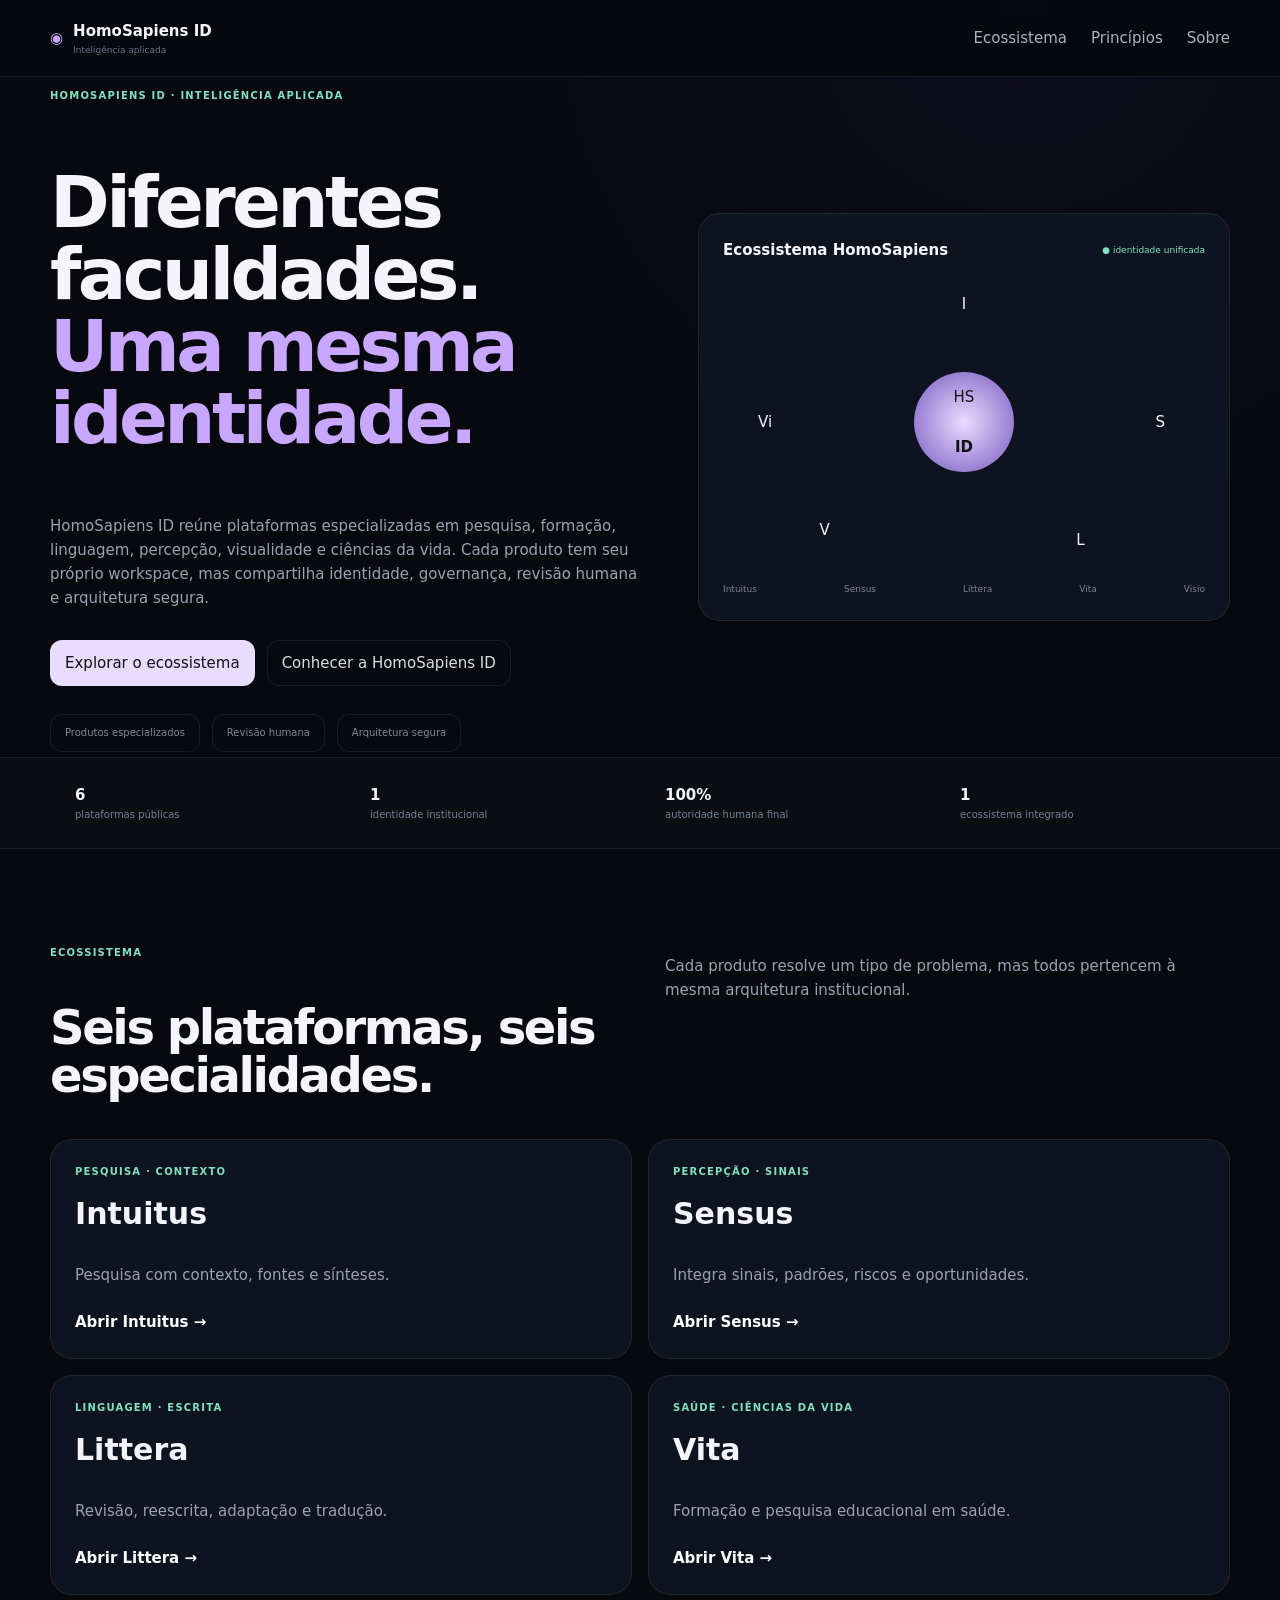
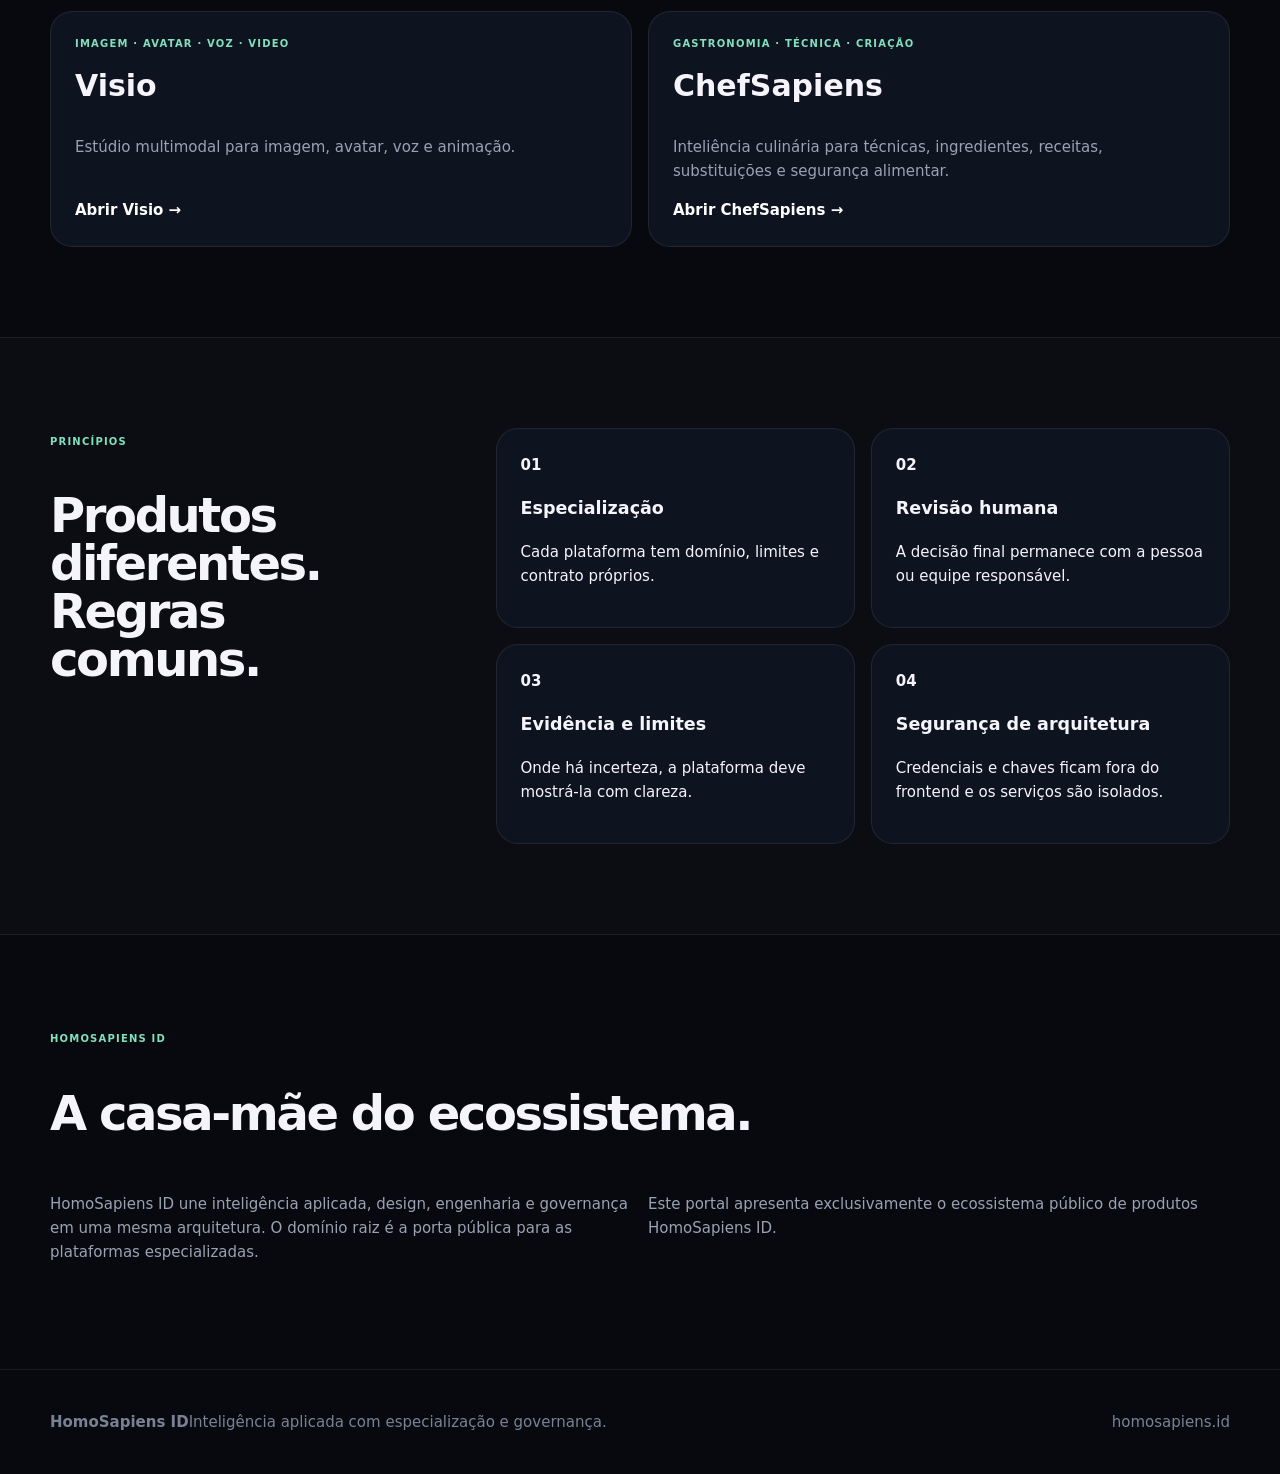
<file: site/index.html>
<!doctype html>
<html lang="pt-BR">
<head>
  <meta charset="utf-8">
  <meta name="viewport" content="width=device-width,initial-scale=1">
  <meta name="description" content="HomoSapiens ID — ecossistema público de plataformas especializadas em inteligência aplicada.">
  <meta name="referrer" content="no-referrer">
  <meta http-equiv="Content-Security-Policy" content="default-src 'self'; script-src 'self'; style-src 'self'; img-src 'self' data:; object-src 'none'; base-uri 'self'; frame-ancestors 'none'; upgrade-insecure-requests">
  <title>HomoSapiens ID</title>
  <link rel="stylesheet" href="assets/portal.css">
</head>
<body>
  <a class="skip-link" href="#conteudo">Ir para o conteúdo</a>

  <header class="topbar">
    <div class="wrap nav">
      <a class="brand" href="/" aria-label="HomoSapiens ID, início">
        <span class="mark">◉</span>
        <div><b>HomoSapiens ID</b><small>Inteligência aplicada</small></div>
      </a>
      <nav aria-label="Navegação principal">
        <a href="#ecossistema">Ecossistema</a>
        <a href="#principios">Princípios</a>
        <a href="#sobre">Sobre</a>
      </nav>
    </div>
  </header>

  <main id="conteudo">
    <section class="hero wrap">
      <div class="hero-copy">
        <span class="eyebrow">HOMOSAPIENS ID · INTELIGÊNCIA APLICADA</span>
        <h1>Diferentes faculdades. <em>Uma mesma identidade.</em></h1>
        <p>HomoSapiens ID reúne plataformas especializadas em pesquisa, formação, linguagem, percepção, visualidade e ciências da vida. Cada produto tem seu próprio workspace, mas compartilha identidade, governança, revisão humana e arquitetura segura.</p>
        <div class="actions">
          <a class="primary" href="#ecossistema">Explorar o ecossistema</a>
          <a class="secondary" href="#sobre">Conhecer a HomoSapiens ID</a>
        </div>
        <div class="trust">
          <span>Produtos especializados</span>
          <span>Revisão humana</span>
          <span>Arquitetura segura</span>
        </div>
      </div>

      <div class="hero-panel" aria-hidden="true">
        <div class="panel-top"><b>Ecossistema HomoSapiens</b><span>● identidade unificada</span></div>
        <div class="orbit">
          <div class="core"><span>HS</span><b>ID</b></div>
          <span class="node n1">I</span>
          <span class="node n2">S</span>
          <span class="node n3">L</span>
          <span class="node n4">V</span>
          <span class="node n5">Vi</span>
        </div>
        <div class="panel-foot"><span>Intuitus</span><span>Sensus</span><span>Littera</span><span>Vita</span><span>Visio</span></div>
      </div>
    </section>

    <section class="strip">
      <div class="wrap stats">
        <div><b>6</b><span>plataformas públicas</span></div>
        <div><b>1</b><span>identidade institucional</span></div>
        <div><b>100%</b><span>autoridade humana final</span></div>
        <div><b>1</b><span>ecossistema integrado</span></div>
      </div>
    </section>

    <section class="section wrap" id="ecossistema">
      <div class="section-head">
        <div><small>ECOSSISTEMA</small><h2>Seis plataformas, seis especialidades.</h2></div>
        <p>Cada produto resolve um tipo de problema, mas todos pertencem à mesma arquitetura institucional.</p>
      </div>
      <div id="product-grid" class="product-grid" aria-live="polite"></div>
    </section>

    <section class="section alt" id="principios">
      <div class="wrap principles">
        <div><small>PRINCÍPIOS</small><h2>Produtos diferentes. Regras comuns.</h2></div>
        <div class="principle-grid">
          <article><b>01</b><h3>Especialização</h3><p>Cada plataforma tem domínio, limites e contrato próprios.</p></article>
          <article><b>02</b><h3>Revisão humana</h3><p>A decisão final permanece com a pessoa ou equipe responsável.</p></article>
          <article><b>03</b><h3>Evidência e limites</h3><p>Onde há incerteza, a plataforma deve mostrá-la com clareza.</p></article>
          <article><b>04</b><h3>Segurança de arquitetura</h3><p>Credenciais e chaves ficam fora do frontend e os serviços são isolados.</p></article>
        </div>
      </div>
    </section>

    <section class="section wrap" id="sobre">
      <small>HOMOSAPIENS ID</small>
      <h2>A casa-mãe do ecossistema.</h2>
      <div class="about-grid">
        <p>HomoSapiens ID une inteligência aplicada, design, engenharia e governança em uma mesma arquitetura. O domínio raiz é a porta pública para as plataformas especializadas.</p>
        <p>Este portal apresenta exclusivamente o ecossistema público de produtos HomoSapiens ID.</p>
      </div>
    </section>
  </main>

  <footer>
    <div class="wrap footer-inner">
      <div><b>HomoSapiens ID</b><span>Inteligência aplicada com especialização e governança.</span></div>
      <span>homosapiens.id</span>
    </div>
  </footer>

  <script src="assets/portal.js" defer></script>
</body>
</html>
</file>
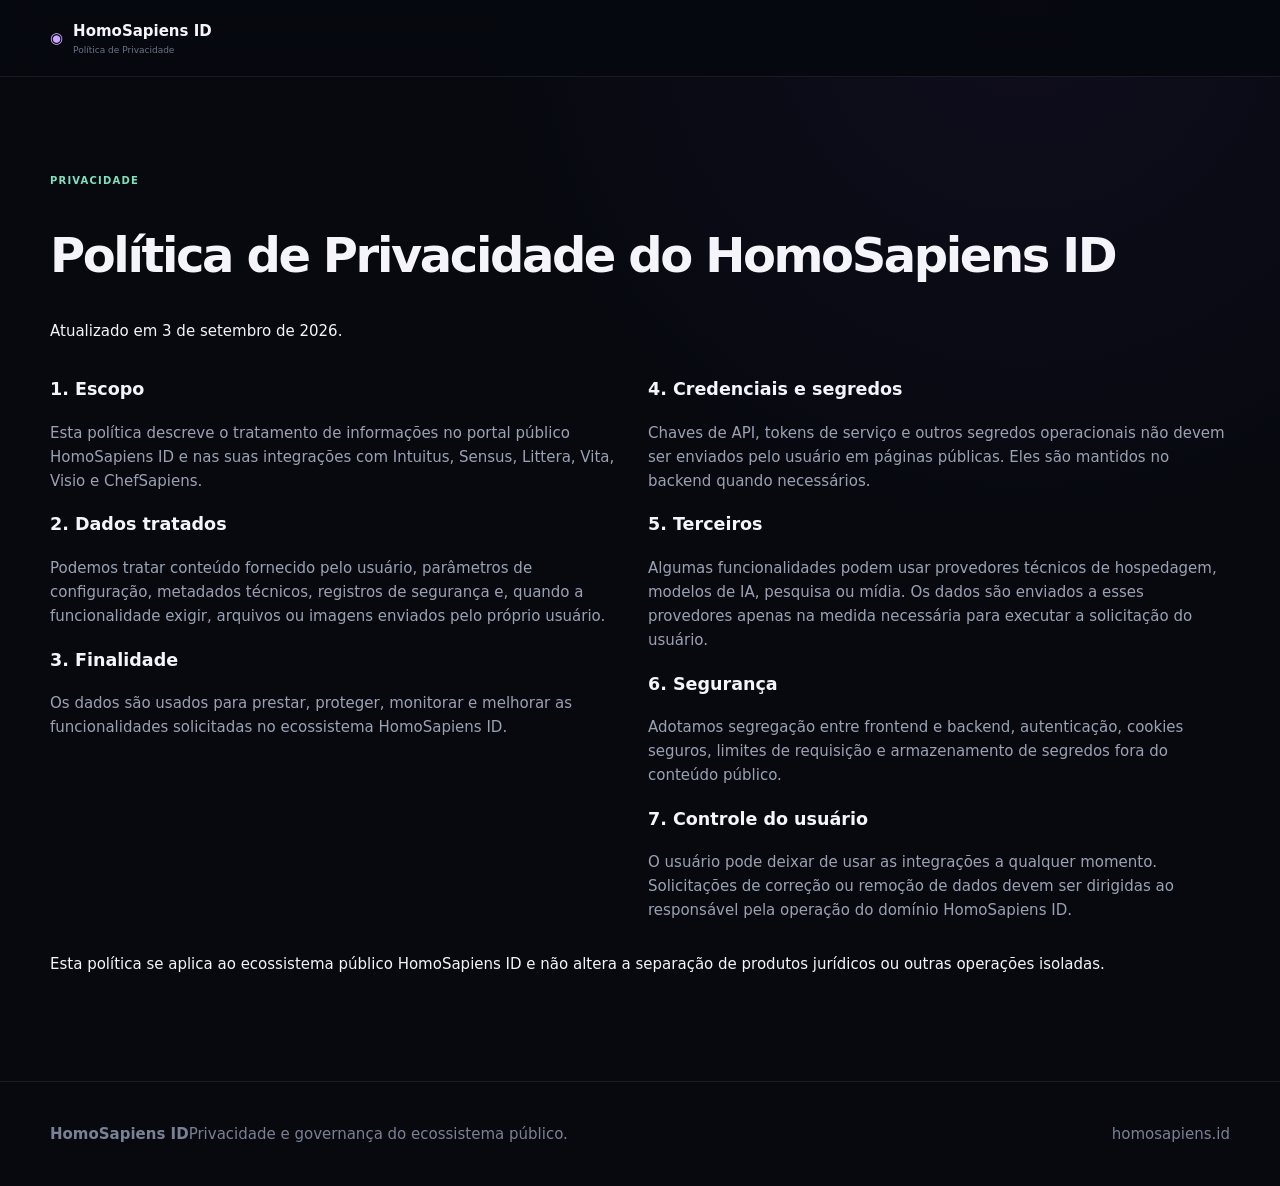
<file: site/privacy.html>
<!doctype html>
<html lang="pt-BR">
<head>
  <meta charset="utf-8">
  <meta name="viewport" content="width=device-width,initial-scale=1">
  <meta name="referrer" content="no-referrer">
  <meta http-equiv="Content-Security-Policy" content="default-src 'self'; script-src 'self'; style-src 'self'; img-src 'self' data:; object-src 'none'; base-uri 'self'; frame-ancestors 'none'; upgrade-insecure-requests">
  <meta name="description" content="Política de Privacidade do ecossistema público HomoSapiens ID.">
  <title>Política de Privacidade — HomoSapiens ID</title>
  <link rel="stylesheet" href="assets/portal.css">
</head>
<body>
  <a class="skip-link" href="#conteudo">Ir para o conteúdo</a>
  <header class="topbar">
    <div class="wrap nav">
      <a class="brand" href="/" aria-label="HomoSapiens ID, início"><span class="mark">◉</span><div><b>HomoSapiens ID</b><small>Política de Privacidade</small></div></a>
    </div>
  </header>
  <main id="conteudo" class="wrap section">
    <small>PRIVACIDADE</small>
    <h2>Política de Privacidade do HomoSapiens ID</h2>
    <p>Atualizado em 3 de setembro de 2026.</p>
    <div class="about-grid">
      <div>
        <h3>1. Escopo</h3>
        <p>Esta política descreve o tratamento de informações no portal público HomoSapiens ID e nas suas integrações com Intuitus, Sensus, Littera, Vita, Visio e ChefSapiens.</p>
        <h3>2. Dados tratados</h3>
        <p>Podemos tratar conteúdo fornecido pelo usuário, parâmetros de configuração, metadados técnicos, registros de segurança e, quando a funcionalidade exigir, arquivos ou imagens enviados pelo próprio usuário.</p>
        <h3>3. Finalidade</h3>
        <p>Os dados são usados para prestar, proteger, monitorar e melhorar as funcionalidades solicitadas no ecossistema HomoSapiens ID.</p>
      </div>
      <div>
        <h3>4. Credenciais e segredos</h3>
        <p>Chaves de API, tokens de serviço e outros segredos operacionais não devem ser enviados pelo usuário em páginas públicas. Eles são mantidos no backend quando necessários.</p>
        <h3>5. Terceiros</h3>
        <p>Algumas funcionalidades podem usar provedores técnicos de hospedagem, modelos de IA, pesquisa ou mídia. Os dados são enviados a esses provedores apenas na medida necessária para executar a solicitação do usuário.</p>
        <h3>6. Segurança</h3>
        <p>Adotamos segregação entre frontend e backend, autenticação, cookies seguros, limites de requisição e armazenamento de segredos fora do conteúdo público.</p>
        <h3>7. Controle do usuário</h3>
        <p>O usuário pode deixar de usar as integrações a qualquer momento. Solicitações de correção ou remoção de dados devem ser dirigidas ao responsável pela operação do domínio HomoSapiens ID.</p>
      </div>
    </div>
    <p>Esta política se aplica ao ecossistema público HomoSapiens ID e não altera a separação de produtos jurídicos ou outras operações isoladas.</p>
  </main>
  <footer><div class="wrap footer-inner"><div><b>HomoSapiens ID</b><span>Privacidade e governança do ecossistema público.</span></div><span>homosapiens.id</span></div></footer>
</body>
</html>
</file>
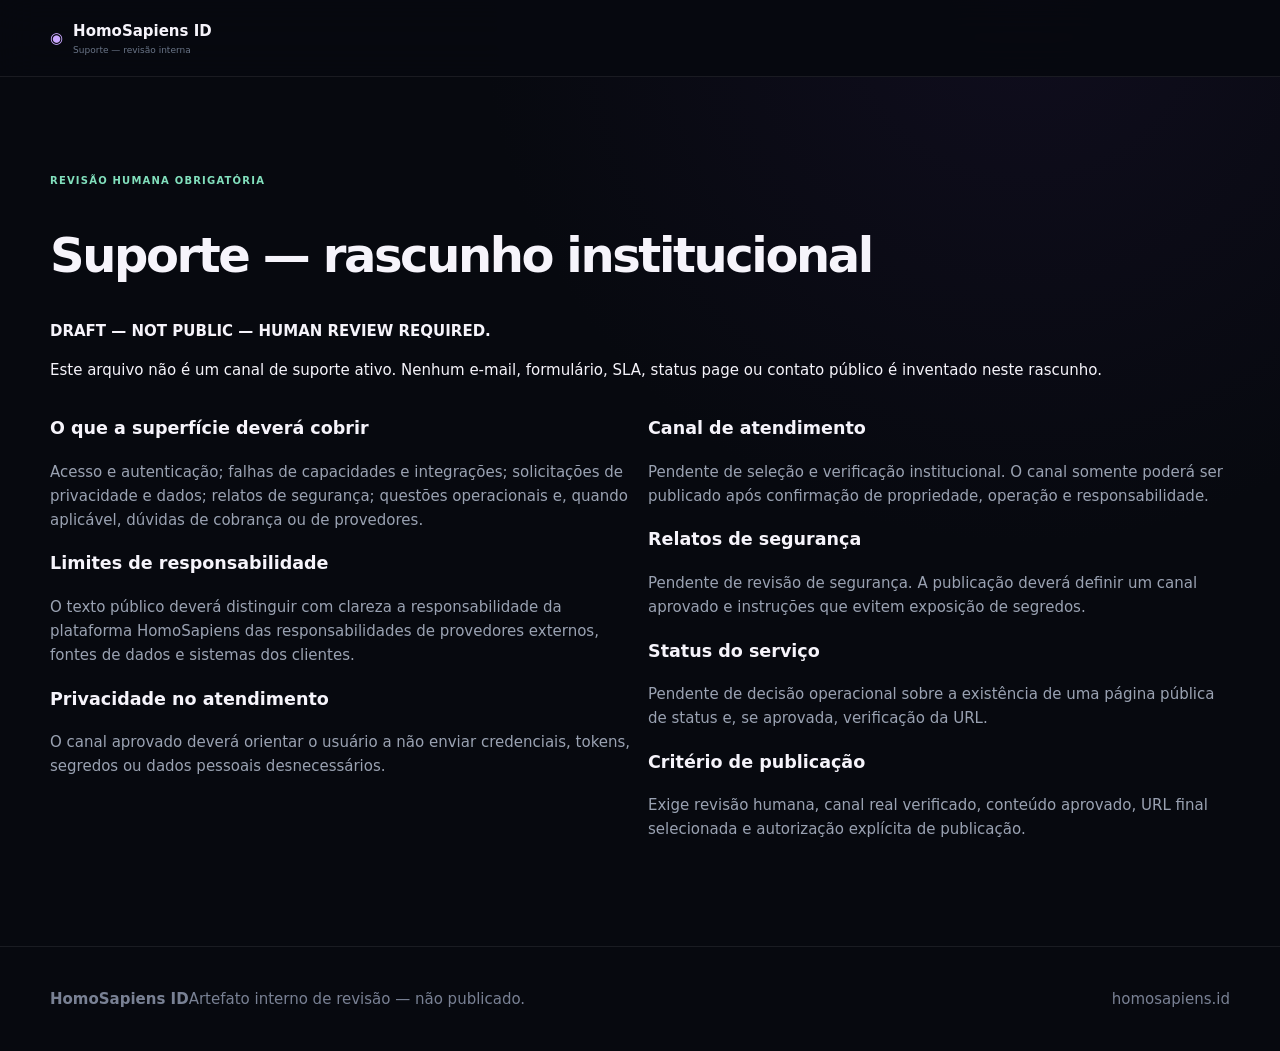
<file: site/support.html>
<!doctype html>
<html lang="pt-BR">
<head>
  <meta charset="utf-8">
  <meta name="viewport" content="width=device-width,initial-scale=1">
  <meta name="referrer" content="no-referrer">
  <meta http-equiv="Content-Security-Policy" content="default-src 'self'; script-src 'self'; style-src 'self'; img-src 'self' data:; object-src 'none'; base-uri 'self'; frame-ancestors 'none'; upgrade-insecure-requests">
  <meta name="description" content="Rascunho interno para revisão da superfície de suporte HomoSapiens ID. Não publicado.">
  <title>Suporte — revisão interna — HomoSapiens ID</title>
  <link rel="stylesheet" href="assets/portal.css">
</head>
<body>
  <a class="skip-link" href="#conteudo">Ir para o conteúdo</a>
  <header class="topbar">
    <div class="wrap nav">
      <a class="brand" href="/" aria-label="HomoSapiens ID, início">
        <span class="mark">◉</span><div><b>HomoSapiens ID</b><small>Suporte — revisão interna</small></div>
      </a>
    </div>
  </header>
  <main id="conteudo" class="wrap section">
    <small>REVISÃO HUMANA OBRIGATÓRIA</small>
    <h2>Suporte — rascunho institucional</h2>
    <p><strong>DRAFT — NOT PUBLIC — HUMAN REVIEW REQUIRED.</strong></p>
    <p>Este arquivo não é um canal de suporte ativo. Nenhum e-mail, formulário, SLA, status page ou contato público é inventado neste rascunho.</p>
    <div class="about-grid">
      <div>
        <h3>O que a superfície deverá cobrir</h3>
        <p>Acesso e autenticação; falhas de capacidades e integrações; solicitações de privacidade e dados; relatos de segurança; questões operacionais e, quando aplicável, dúvidas de cobrança ou de provedores.</p>
        <h3>Limites de responsabilidade</h3>
        <p>O texto público deverá distinguir com clareza a responsabilidade da plataforma HomoSapiens das responsabilidades de provedores externos, fontes de dados e sistemas dos clientes.</p>
        <h3>Privacidade no atendimento</h3>
        <p>O canal aprovado deverá orientar o usuário a não enviar credenciais, tokens, segredos ou dados pessoais desnecessários.</p>
      </div>
      <div>
        <h3>Canal de atendimento</h3>
        <p>Pendente de seleção e verificação institucional. O canal somente poderá ser publicado após confirmação de propriedade, operação e responsabilidade.</p>
        <h3>Relatos de segurança</h3>
        <p>Pendente de revisão de segurança. A publicação deverá definir um canal aprovado e instruções que evitem exposição de segredos.</p>
        <h3>Status do serviço</h3>
        <p>Pendente de decisão operacional sobre a existência de uma página pública de status e, se aprovada, verificação da URL.</p>
        <h3>Critério de publicação</h3>
        <p>Exige revisão humana, canal real verificado, conteúdo aprovado, URL final selecionada e autorização explícita de publicação.</p>
      </div>
    </div>
  </main>
  <footer>
    <div class="wrap footer-inner">
      <div><b>HomoSapiens ID</b><span>Artefato interno de revisão — não publicado.</span></div>
      <span>homosapiens.id</span>
    </div>
  </footer>
</body>
</html>
</file>
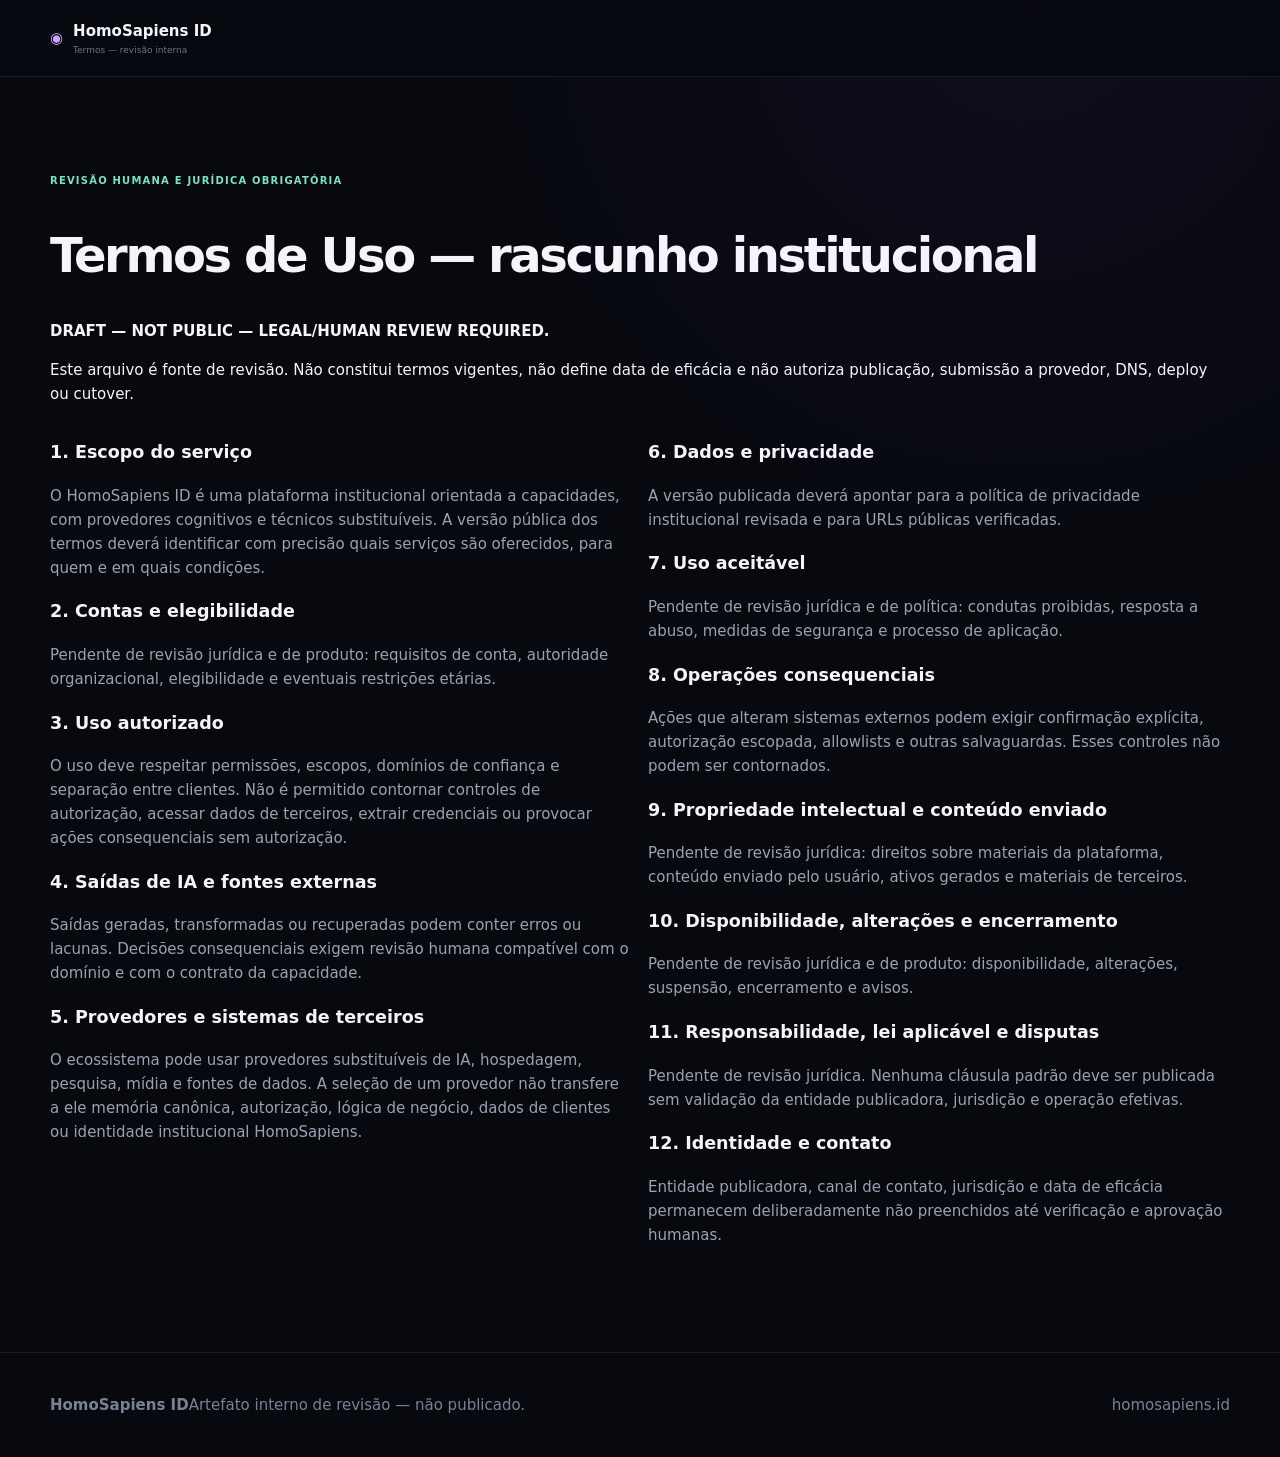
<file: site/terms.html>
<!doctype html>
<html lang="pt-BR">
<head>
  <meta charset="utf-8">
  <meta name="viewport" content="width=device-width,initial-scale=1">
  <meta name="referrer" content="no-referrer">
  <meta http-equiv="Content-Security-Policy" content="default-src 'self'; script-src 'self'; style-src 'self'; img-src 'self' data:; object-src 'none'; base-uri 'self'; frame-ancestors 'none'; upgrade-insecure-requests">
  <meta name="description" content="Rascunho interno para revisão dos Termos de Uso HomoSapiens ID. Não publicado.">
  <title>Termos de Uso — revisão interna — HomoSapiens ID</title>
  <link rel="stylesheet" href="assets/portal.css">
</head>
<body>
  <a class="skip-link" href="#conteudo">Ir para o conteúdo</a>
  <header class="topbar">
    <div class="wrap nav">
      <a class="brand" href="/" aria-label="HomoSapiens ID, início">
        <span class="mark">◉</span><div><b>HomoSapiens ID</b><small>Termos — revisão interna</small></div>
      </a>
    </div>
  </header>
  <main id="conteudo" class="wrap section">
    <small>REVISÃO HUMANA E JURÍDICA OBRIGATÓRIA</small>
    <h2>Termos de Uso — rascunho institucional</h2>
    <p><strong>DRAFT — NOT PUBLIC — LEGAL/HUMAN REVIEW REQUIRED.</strong></p>
    <p>Este arquivo é fonte de revisão. Não constitui termos vigentes, não define data de eficácia e não autoriza publicação, submissão a provedor, DNS, deploy ou cutover.</p>
    <div class="about-grid">
      <div>
        <h3>1. Escopo do serviço</h3>
        <p>O HomoSapiens ID é uma plataforma institucional orientada a capacidades, com provedores cognitivos e técnicos substituíveis. A versão pública dos termos deverá identificar com precisão quais serviços são oferecidos, para quem e em quais condições.</p>
        <h3>2. Contas e elegibilidade</h3>
        <p>Pendente de revisão jurídica e de produto: requisitos de conta, autoridade organizacional, elegibilidade e eventuais restrições etárias.</p>
        <h3>3. Uso autorizado</h3>
        <p>O uso deve respeitar permissões, escopos, domínios de confiança e separação entre clientes. Não é permitido contornar controles de autorização, acessar dados de terceiros, extrair credenciais ou provocar ações consequenciais sem autorização.</p>
        <h3>4. Saídas de IA e fontes externas</h3>
        <p>Saídas geradas, transformadas ou recuperadas podem conter erros ou lacunas. Decisões consequenciais exigem revisão humana compatível com o domínio e com o contrato da capacidade.</p>
        <h3>5. Provedores e sistemas de terceiros</h3>
        <p>O ecossistema pode usar provedores substituíveis de IA, hospedagem, pesquisa, mídia e fontes de dados. A seleção de um provedor não transfere a ele memória canônica, autorização, lógica de negócio, dados de clientes ou identidade institucional HomoSapiens.</p>
      </div>
      <div>
        <h3>6. Dados e privacidade</h3>
        <p>A versão publicada deverá apontar para a política de privacidade institucional revisada e para URLs públicas verificadas.</p>
        <h3>7. Uso aceitável</h3>
        <p>Pendente de revisão jurídica e de política: condutas proibidas, resposta a abuso, medidas de segurança e processo de aplicação.</p>
        <h3>8. Operações consequenciais</h3>
        <p>Ações que alteram sistemas externos podem exigir confirmação explícita, autorização escopada, allowlists e outras salvaguardas. Esses controles não podem ser contornados.</p>
        <h3>9. Propriedade intelectual e conteúdo enviado</h3>
        <p>Pendente de revisão jurídica: direitos sobre materiais da plataforma, conteúdo enviado pelo usuário, ativos gerados e materiais de terceiros.</p>
        <h3>10. Disponibilidade, alterações e encerramento</h3>
        <p>Pendente de revisão jurídica e de produto: disponibilidade, alterações, suspensão, encerramento e avisos.</p>
        <h3>11. Responsabilidade, lei aplicável e disputas</h3>
        <p>Pendente de revisão jurídica. Nenhuma cláusula padrão deve ser publicada sem validação da entidade publicadora, jurisdição e operação efetivas.</p>
        <h3>12. Identidade e contato</h3>
        <p>Entidade publicadora, canal de contato, jurisdição e data de eficácia permanecem deliberadamente não preenchidos até verificação e aprovação humanas.</p>
      </div>
    </div>
  </main>
  <footer>
    <div class="wrap footer-inner">
      <div><b>HomoSapiens ID</b><span>Artefato interno de revisão — não publicado.</span></div>
      <span>homosapiens.id</span>
    </div>
  </footer>
</body>
</html>
</file>
<file: site/assets/portal.css>
:root{--bg:#07090f;--panel:#0e1320;--line:#ffffff14;--text:#f6f4fb;--muted:#9aa2b2;--violet:#c9a7ff;--green:#82e0bd}
*{box-sizing:border-box}
html{scroll-behavior:smooth}
body{margin:0;background:radial-gradient(circle at 80% 0,#21163b55,transparent 34rem),var(--bg);color:var(--text);font:15px/1.6 Inter,system-ui,sans-serif}
.wrap{width:min(1180px,calc(100% - 36px));margin:auto}
.skip-link{position:fixed;top:-80px;left:12px;z-index:50;padding:10px 14px;background:#fff;color:#111;border-radius:10px}
.skip-link:focus-visible{top:12px}
a:focus-visible{outline:3px solid var(--violet);outline-offset:4px}
.topbar{position:sticky;top:0;z-index:20;background:#07090fee;backdrop-filter:blur(18px);border-bottom:1px solid var(--line)}
.nav,.brand,.panel-top,.panel-foot,.footer-inner{display:flex;align-items:center;justify-content:space-between}
.nav{height:76px}
.brand{gap:10px;color:inherit;text-decoration:none}
.brand b,.brand small{display:block}.brand small{font-size:9px;color:#697487}.mark{color:var(--violet)}
.nav nav{display:flex;gap:24px}.nav nav a{color:#aab1c0;text-decoration:none}
.hero{min-height:680px;display:grid;grid-template-columns:1.05fr .95fr;gap:60px;align-items:center}
.eyebrow,.section small,.kicker{color:var(--green);font-size:10px;letter-spacing:.12em;font-weight:800}
.hero h1,.section h2{letter-spacing:-.05em;line-height:1}.hero h1{font-size:72px}.hero h1 em{color:var(--violet);font-style:normal}
.hero p,.section-head p,.product p,.about-grid p{color:var(--muted)}
.actions,.trust{display:flex;gap:12px;flex-wrap:wrap}.actions{margin-top:30px}
.actions a,.trust span{padding:10px 14px;border:1px solid var(--line);border-radius:12px;text-decoration:none}
.primary{background:#e8dcff;color:#111}.secondary{color:#ddd}.trust{margin-top:28px}.trust span{font-size:10px;color:#7f899c}
.hero-panel,.product,.principle-grid article{border:1px solid var(--line);border-radius:22px;background:var(--panel);padding:24px}
.panel-top span{color:var(--green);font-size:9px}
.orbit{height:320px;display:grid;place-items:center;position:relative}
.core{width:100px;height:100px;border-radius:50%;display:grid;place-items:center;background:radial-gradient(circle,#eadcff,#7657bf);color:#111}
.node{position:absolute}.n1{top:30px}.n2{right:40px}.n3{bottom:30px;right:25%}.n4{bottom:40px;left:20%}.n5{left:35px}
.panel-foot{font-size:9px;color:#7b8494}
.strip,.alt{border-block:1px solid var(--line);background:#ffffff04}
.stats{display:grid;grid-template-columns:repeat(4,1fr)}.stats div{padding:25px}.stats b,.stats span{display:block}.stats span{font-size:10px;color:#758094}
.section{padding:90px 0}.section h2{font-size:48px}.section-head,.principles{display:grid;grid-template-columns:1fr 1fr;gap:50px}
.product-grid{display:grid;grid-template-columns:repeat(2,1fr);gap:16px}
.product{min-height:220px;display:flex;flex-direction:column}.product h3{font-size:30px;margin:10px 0}.product a{margin-top:auto;color:#fff;text-decoration:none;font-weight:800}
.principles{grid-template-columns:.7fr 1.3fr}.principle-grid,.about-grid{display:grid;grid-template-columns:repeat(2,1fr);gap:16px}
footer{padding:40px 0;border-top:1px solid var(--line);color:#798194}
@media(max-width:800px){.hero,.section-head,.principles,.product-grid,.principle-grid,.about-grid,.stats{grid-template-columns:1fr}.hero h1{font-size:48px}.hero-panel{display:none}.nav nav{display:none}}
@media(prefers-reduced-motion:reduce){html{scroll-behavior:auto}*,*::before,*::after{animation-duration:.01ms!important;animation-iteration-count:1!important;transition-duration:.01ms!important}}
</file>
